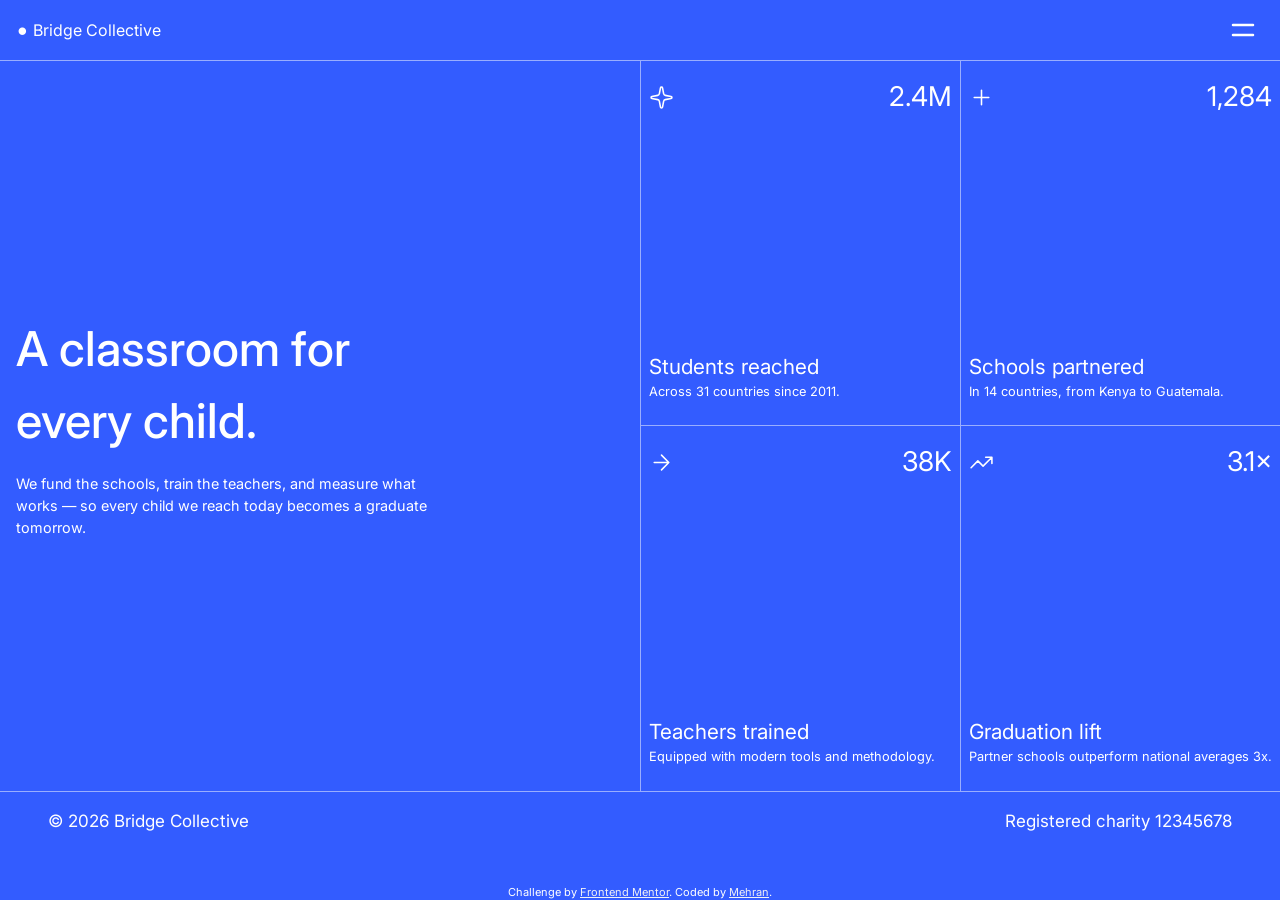
<file: index.html>
<!DOCTYPE html>
<html lang="en">
<head>
  <meta charset="UTF-8">
  <meta name="viewport" content="width=device-width, initial-scale=1.0"> <!-- displays site properly based on user's device -->

  <link rel="icon" type="image/png" sizes="32x32" href="./assets/images/favicon-32x32.png">

  <title>Frontend Mentor | Grid landing page</title>

  <!-- Feel free to remove these styles or customise in your own stylesheet 👍 -->
  <style>
    .attribution { font-size: 11px; text-align: center; padding-top: 2rem;}
    .attribution a { color: hsl(230, 21%, 95%); }
  </style>

  <!-- Bootstrap inclusion -->
  <link href="https://cdn.jsdelivr.net/npm/bootstrap@5.3.8/dist/css/bootstrap.min.css" rel="stylesheet" integrity="sha384-sRIl4kxILFvY47J16cr9ZwB07vP4J8+LH7qKQnuqkuIAvNWLzeN8tE5YBujZqJLB" crossorigin="anonymous">
  <script src="https://cdn.jsdelivr.net/npm/bootstrap@5.3.8/dist/js/bootstrap.bundle.min.js" integrity="sha384-FKyoEForCGlyvwx9Hj09JcYn3nv7wiPVlz7YYwJrWVcXK/BmnVDxM+D2scQbITxI" crossorigin="anonymous"></script>


  <!-- Fonts -->
  <link rel="preconnect" href="https://fonts.googleapis.com">
  <link rel="preconnect" href="https://fonts.gstatic.com" crossorigin>
  <link href="https://fonts.googleapis.com/css2?family=Inter:ital,opsz@0,14..32;1,14..32&family=Roboto+Slab:wght@100..900&family=Roboto:ital,wght@0,100..900;1,100..900&family=Slabo+27px&family=Winky+Rough:ital,wght@0,300..900;1,300..900&display=swap" rel="stylesheet">

  <!-- Styles -->
  <link rel="stylesheet" href="styles/general.css">
  <link rel="stylesheet" href="styles/body.css">

</head>
<body>

  <!--Top navigation bar-->
  <!--The logo of the website-->
  <nav class="top-navbar">
    <div class="top-logo">
      <p class="top-logo-txt">
        Bridge Collective
      </p>
    </div>

    <!--Hamburger menu on the right side of the navigation bar-->
    <div class="icon-menu">
      <button href="javascript:void(0);" class="hamburger-menu-link" onclick="myFunction()">
        <img class="icon-menu-img" src="assets/images/icon-menu.svg">
      </button>
    </div>

    <!--The links of the hamburger menu-->
    <div id="menu-items-container" >
      <div class="icon-close">
        <button class="icon-close-link" onclick="myFunction()">
          <img src="assets/images/icon-close.svg">
        </button>
      </div>
      <div class="menu-item">
        <a class="menu-item-link">About</a>
      </div>
      <div class="menu-item">
        <a class="menu-item-link">Our Work</a>
      </div>
      <div class="menu-item">
        <a class="menu-item-link">Partners</a>
      </div>
      <div class="menu-item">
        <a class="menu-item-link">Annual Report</a>
      </div>
      <div class="menu-item">
        <a class="menu-item-link">Donate</a>
      </div>
    </div>

  </nav>



  <div class="main-body-container">
    <div class="left-container">
      <p class="main-txt-title">
        A classroom for every child.
      </p>
      <p class="main-txt">
        We fund the schools, train the teachers, and measure what works — so every child we reach today becomes a graduate tomorrow.
      </p>
    </div>
    <div class="right-grid">
      <div class="grid-item-container">
        <div class="grid-item-header-container">
          <img class="grid-item-icon" src="assets/images/icon-sparkle.svg">
          <p class="grid-item-header-txt">2.4M</p>
        </div>
        <div class="grid-item-txt-container">
          <p class="grid-main-txt">Students reached</p>
          <p class="grid-sub-txt">Across 31 countries since 2011.</p>
        </div>
      </div>
      <div class="grid-item-container">
        <div class="grid-item-header-container">
          <img class="grid-item-icon" src="assets/images/icon-plus.svg">
          <p class="grid-item-header-txt">1,284</p>
        </div>
        <div class="grid-item-txt-container">
          <p class="grid-main-txt">Schools partnered</p>
          <p class="grid-sub-txt">In 14 countries, from Kenya to Guatemala.</p>
        </div>
      </div>
      <div class="grid-item-container">
        <div class="grid-item-header-container">
          <img class="grid-item-icon" src="assets/images/icon-arrow-right.svg">
          <p class="grid-item-header-txt">38K</p>
        </div>
        <div class="grid-item-txt-container">
          <p class="grid-main-txt">Teachers trained</p>
          <p class="grid-sub-txt">Equipped with modern tools and methodology.</p>
        </div>
      </div>
      <div class="grid-item-container">
        <div class="grid-item-header-container">
          <img class="grid-item-icon" src="assets/images/icon-trending-up.svg">
          <p class="grid-item-header-txt">3.1×</p>
        </div>
        <div class="grid-item-txt-container">
          <p class="grid-main-txt">Graduation lift</p>
          <p class="grid-sub-txt">Partner schools outperform national averages 3x.</p>
        </div>
      </div>
    </div>
  </div>

  <footer class="footer">
    <p class="footer-txt">© 2026 Bridge Collective</p>
    <p class="footer-txt">Registered charity 12345678</p>
  </footer>

  <div class="attribution">
    Challenge by <a href="https://www.frontendmentor.io?ref=challenge">Frontend Mentor</a>.
    Coded by <a href="https://github.com/mehran-ag">Mehran</a>.
  </div>

  <!-- Font Awesome -->
  <script src="scripts/myFunction.js"></script>
</body>
</html>
</file>
<file: styles/general.css>
@font-face {
  font-family: "inter-variable";
  src: url("../assets/fonts/inter/inter-variable.ttf");
}

:root {
  --white: hsl(0, 0%, 100%);
  --white-transparent: hsl(0 0% 100% / 50%);
  --blue-200: hsl(224, 100%, 95%);
  --blue-400: hsl(220, 100%, 64%);
  --blue-600: hsl(228, 100%, 60%);
  --blue-700: hsl(228, 99%, 58%);
  --Black: hsl(0, 0%, 0%)
}

body {
  background-color: var(--blue-600);
  color: var(--white);
  font-family: "inter";
  font-size: 17px;
  font-weight: 400;
  margin: 0;
  padding: 0;
}

p {
  margin: 0;
  padding: 0;
}
</file>
<file: styles/body.css>
/* Top navigation bar */
.top-navbar {
  display: flex;
  flex-direction: row;
  align-items: center;
  padding: 0 1rem;
  height: 60px;
}

.top-logo-txt {
  font-size: 1rem;
}

.icon-menu {
  margin-left: auto;
}

.top-logo-txt::before {
  content: "•";
  font-size: 1.5rem;
  vertical-align: -0.08em;
}


#menu-items-container {
  position: absolute;
  top: 0;
  right: 0;
  height: 100vh;
  width: 20vw;
  background-color: var(--blue-600);
  display: none;
  flex-direction: column;
  align-items: flex-end;
}

#menu-items-container .icon-close-link {
  display: block;
  padding: 1rem;
}

#menu-items-container .menu-item-link {
  display: block;
  padding: 0.2rem 1rem;
  text-decoration: none;
  color: var(--white);
}



#menu-items-container a:hover {
  text-decoration: underline;
}

.hamburger-menu-link,
.icon-close-link {
  background-color: transparent;
  border: none;
  border-radius: 0;
}

.hamburger-menu-link:hover {
  cursor: pointer;
}

.hamburger-menu-link img,
.icon-close-link img {
  width: 30px;
  height: auto;
}


/* Main body */

body {
  min-height: 100vh;
  display: flex;
  flex-direction: column;
}

.main-body-container {
  flex: 1;
  display: grid;
  grid-template-columns: 1fr 1fr;
  padding: 0;
  margin: 0;
}

.blue-bg {
  background-color: blue;
}

.left-container {
  display: flex;
  flex-direction: column;
  justify-content: center;
  padding: 0 30% 0 1rem;
  border-top: 1px solid var(--white-transparent);
  border-bottom: 1px solid var(--white-transparent);
}

.main-txt-title {
  font-size: 3rem;
  font-weight: 500;
  margin: 1rem 0;
  color: var(--white);
}

.main-txt {
  font-size: 0.9rem;
  padding-bottom: 1rem;
}

/* Right grid */
.right-grid {
  display: grid;
  grid-template-columns: 1fr 1fr;
}

.grid-item-container {
  border: 1px solid var(--white-transparent);
  display: flex;
  flex-direction: column;
  padding: 0.5rem;
}

.grid-item-container:nth-child(2),
.grid-item-container:nth-child(4) {
  border-right: none;
}

.grid-item-container:nth-child(1),
.grid-item-container:nth-child(2) {
  border-bottom: none;
}

.grid-item-container:nth-child(1),
.grid-item-container:nth-child(3) {
  border-right: none;
}

.grid-item-header-container {
  display: flex;
  flex-direction: row;
  justify-content: space-between;
  padding: 0.5rem 0;
}

.grid-item-container:hover {
  background-color: var(--blue-400);
  cursor: pointer;
}

.grid-item-icon {
  width: 25px;
}

.grid-item-header-txt {
  font-size: 1.7rem;
}

.grid-item-txt-container {
  margin-top: auto;
  padding-bottom: 1rem;
}

.grid-main-txt {
  font-size: 1.3rem;
}

.grid-sub-txt {
  font-size: 0.8rem;
}

/* Footer */
.footer {
  height: 60px;
  box-sizing: border-box;
  display: flex;
  flex-direction: row;
  justify-content: space-between;
  align-items: center;
  padding: 1rem 3rem;
}


@media (max-width: 750px) {
  body {
    min-height: 100%;
    display: flex;
    flex-direction: column;
  }

  .top-logo {
    z-index: 1000;
  }

  .left-container {
    padding: 2rem 0.5rem;
  }


  #menu-items-container {
    position: absolute;
    top: 0;
    right: 0;
    height: 30%;
    min-height: 350px;
    width: 100vw;
    background-color: var(--blue-600);
    display: none;
    flex-direction: column;
    align-items: center;
    justify-content: stretch;
  }

  #menu-items-container .icon-close {
    align-self: flex-end;
  }

  .main-body-container {
    display: grid;
    grid-template-columns: 1fr;
  }

  .right-grid {
    display: grid;
    grid-template-columns: 1fr;
    min-height: 1000px;
  }

  .grid-item-container:nth-child(1) {
    border-top: none;
  }

  .grid-item-container:nth-child(2),
  .grid-item-container:nth-child(4) {
    border-right: 1px solid var(--white-transparent);
  }

  .grid-item-container:nth-child(1),
  .grid-item-container:nth-child(2),
  .grid-item-container:nth-child(3) {
    border-bottom: none;
  }

  .grid-item-container:nth-child(1),
  .grid-item-container:nth-child(3) {
    border-right: 1px solid var(--white-transparent);
  }

  .footer {
    height: 100%;
    padding: 0.5rem;
    font-size: 0.8rem;
  }

}
</file>
